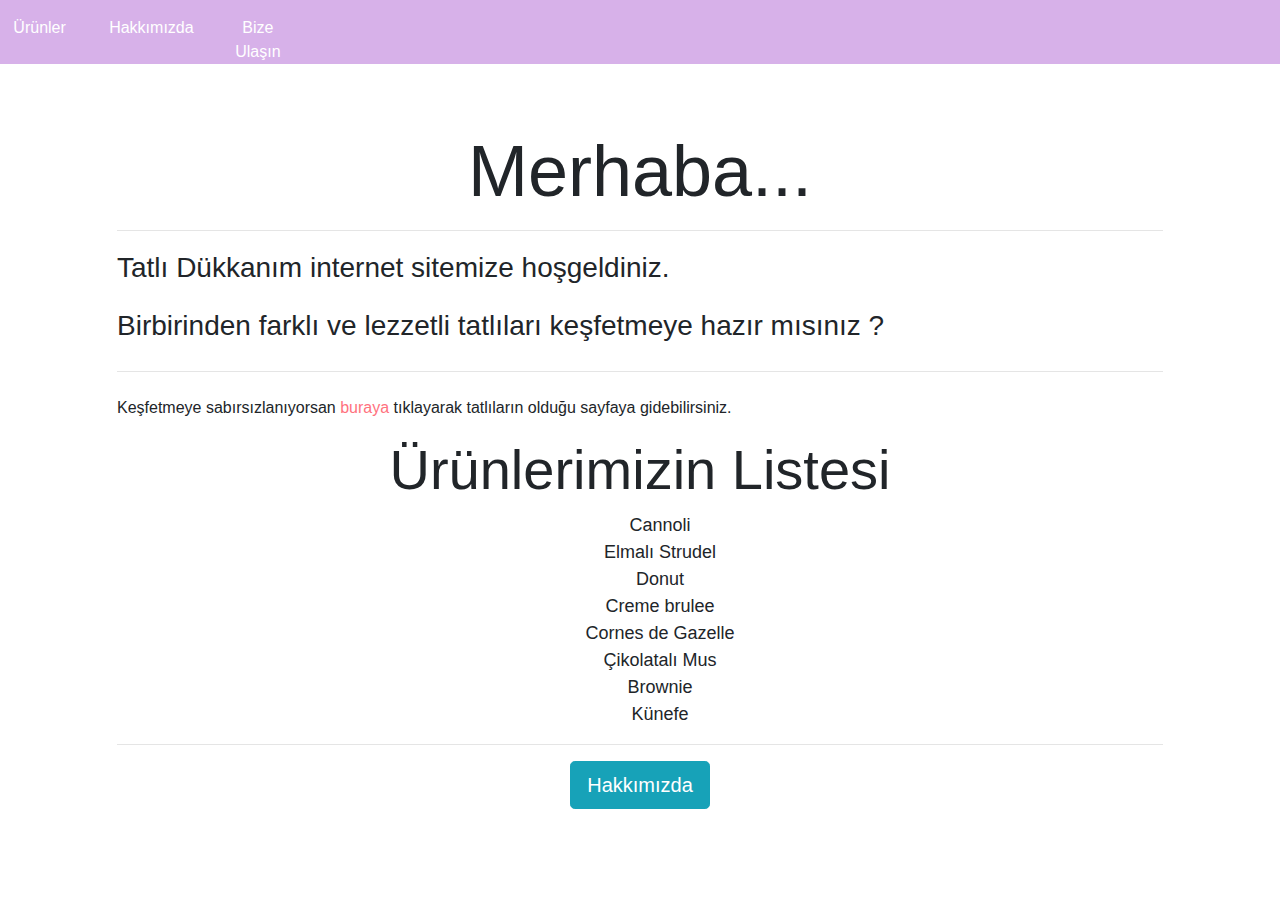
<file: index.html>
<!doctype html>
<html lang="tr">
  <head>
    <!-- Required meta tags -->
    <meta charset="utf-8">
    <meta name="viewport" content="width=device-width, initial-scale=1, shrink-to-fit=no">

    <!-- Bootstrap CSS -->
    <link rel="stylesheet" href="https://cdn.jsdelivr.net/npm/bootstrap@4.4.1/dist/css/bootstrap.min.css" integrity="sha384-Vkoo8x4CGsO3+Hhxv8T/Q5PaXtkKtu6ug5TOeNV6gBiFeWPGFN9MuhOf23Q9Ifjh" crossorigin="anonymous">
    <link rel="stylesheet" href="style.css">

    <title>Tatlı Dükkanım</title>
  </head>
  <body>
      <nav>
          <!--Nav Başlangıcı-->
          <div style="background-color:#d7b1e9 ;" class="row ">
              <div class="col-sm-1 mt-3 text-center  "><a class="textClear colorWhite" href="product.html">Ürünler</a></div>
              <div class="col-sm-1 mt-3 text-center "><a class="textClear colorWhite" href="about-us.html">Hakkımızda</a></div>
              <div class="col-sm-1 mt-3 text-center "><a class="textClear colorWhite" href="contact-us.html">Bize Ulaşın</a></div>
          </div>
      </nav>
      <!--Nav Bitişi-->
      <main>
          <!--Main Başlangıcı-->
          <div class="container">
              <!--Container Yapısı-->
            <div class="jumbotron backgroundWhite">  <!--Jumbotron Yapısı ve Özellikleri-->
                <h1 class="display-3 text-center">Merhaba...</h1>
                <hr>
                <p class="lead fs28">Tatlı Dükkanım internet sitemize hoşgeldiniz.</p>                
                <p class="lead fs28">Birbirinden farklı ve lezzetli tatlıları keşfetmeye hazır mısınız ?</p>
                <hr class="my-4">
                <p>Keşfetmeye sabırsızlanıyorsan <a style="color:#ff727e" href="product.html">buraya</a> tıklayarak tatlıların olduğu sayfaya gidebilirsiniz.</p> 
                <h2 class="display-4 text-center">Ürünlerimizin Listesi</h2>
                <!--Ürün Listesi-->
                     <ul class="text-center" style="list-style:none ;font-size: 18px;">
                         <li >Cannoli</li>
                         <li>Elmalı Strudel</li>
                         <li>Donut</li>
                         <li>Creme brulee</li>
                         <li>Cornes de Gazelle</li>
                         <li>Çikolatalı Mus</li>
                         <li>Brownie</li>
                         <li>Künefe</li>
                     </ul>
                     <hr>
                    <p  class="lead text-center"><a class="btn btn-info btn-lg text-center" href="about-us.html">Hakkımızda</a></p> 
            </div>
          </div>
         
      </main>
      <!--Main Bitişi-->
   

    <!-- Optional JavaScript -->
    <!-- jQuery first, then Popper.js, then Bootstrap JS -->
    <script src="https://code.jquery.com/jquery-3.4.1.slim.min.js" integrity="sha384-J6qa4849blE2+poT4WnyKhv5vZF5SrPo0iEjwBvKU7imGFAV0wwj1yYfoRSJoZ+n" crossorigin="anonymous"></script>
    <script src="https://cdn.jsdelivr.net/npm/popper.js@1.16.0/dist/umd/popper.min.js" integrity="sha384-Q6E9RHvbIyZFJoft+2mJbHaEWldlvI9IOYy5n3zV9zzTtmI3UksdQRVvoxMfooAo" crossorigin="anonymous"></script>
    <script src="https://cdn.jsdelivr.net/npm/bootstrap@4.4.1/dist/js/bootstrap.min.js" integrity="sha384-wfSDF2E50Y2D1uUdj0O3uMBJnjuUD4Ih7YwaYd1iqfktj0Uod8GCExl3Og8ifwB6" crossorigin="anonymous"></script>
  </body>
</html>
</file>
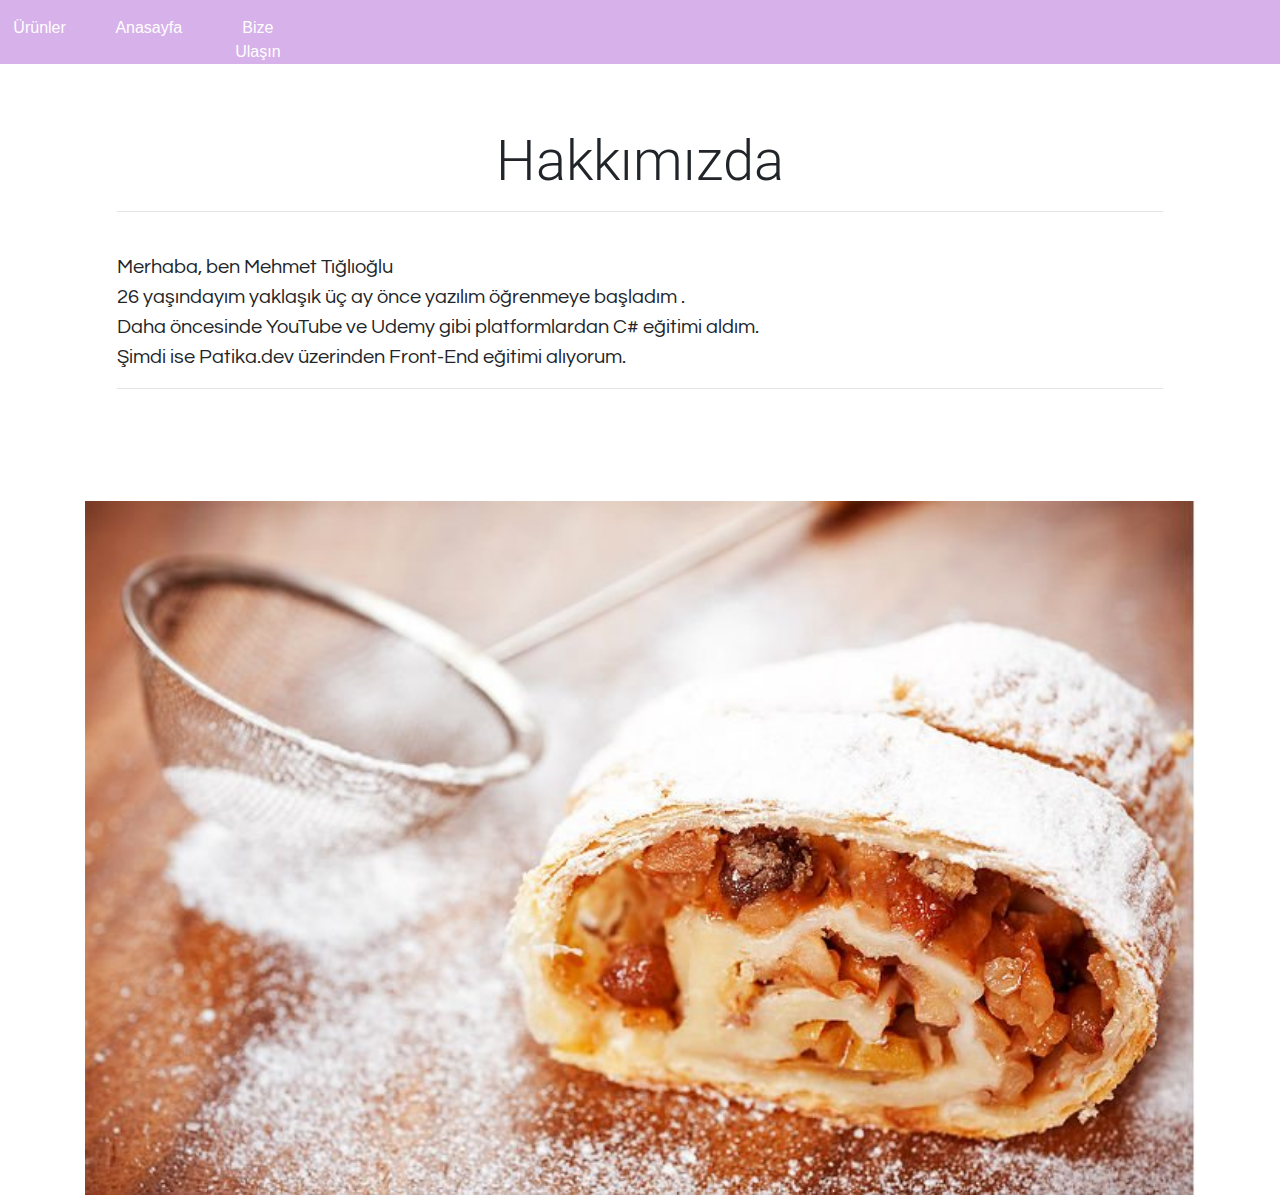
<file: about-us.html>
<!doctype html>
<html lang="en">
  <head>
    <!-- Required meta tags -->
    <meta charset="utf-8">
    <meta name="viewport" content="width=device-width, initial-scale=1, shrink-to-fit=no">

    <!-- Bootstrap CSS -->
    <link rel="stylesheet" href="https://cdn.jsdelivr.net/npm/bootstrap@4.4.1/dist/css/bootstrap.min.css" integrity="sha384-Vkoo8x4CGsO3+Hhxv8T/Q5PaXtkKtu6ug5TOeNV6gBiFeWPGFN9MuhOf23Q9Ifjh" crossorigin="anonymous">
    <link rel="stylesheet" href="style.css">
    <link rel="preconnect" href="https://fonts.googleapis.com">
<link rel="preconnect" href="https://fonts.gstatic.com" crossorigin>
<link href="https://fonts.googleapis.com/css2?family=Fira+Code&family=Koulen&family=Questrial&family=Roboto:wght@300&family=Ubuntu:wght@300&display=swap" rel="stylesheet">

    <title>Hello, world!</title>
  </head>
  <body>
    <nav>
        <div style="background-color:#d7b1e9 ;" class="row ">
            <div class="col-sm-1 mt-3 text-center "><a class="colorWhite" href="product.html">Ürünler</a></div>
            <div class="col-sm-1 mt-3 text-center "><a class="colorWhite" href="index.html">Anasayfa</a></div>
            <div class="col-sm-1 mt-3 text-center "><a class="colorWhite" href="contact-us.html">Bize Ulaşın</a></div>
        </div>
    </nav>
    <main>
      <div class="container">
        <div style="background-color:white ;" class="jumbotron backgroundWhite">
          <h1 class="display-4 text-center">Hakkımızda</h1>
          <hr>
          <br>
          <p style="font-family: questrial;" class="lead">
            Merhaba, ben Mehmet Tığlıoğlu <br>
            26 yaşındayım yaklaşık üç ay önce yazılım öğrenmeye başladım .<br>
            Daha öncesinde YouTube ve Udemy gibi platformlardan C# eğitimi aldım. <br>
            Şimdi ise Patika.dev üzerinden Front-End eğitimi alıyorum.
          </p>
          <hr>
        </div>
        <div id="carouselExampleSlidesOnly " class="carousel slide" data-ride="carousel" data-interval="2500">
          <div class="carousel-inner">
            <div class="carousel-item active">
              <img class="d-block w-100  " src="images/elmali-strudel.jpg" alt="First slide">
            </div>
            <div class="carousel-item">
              <img class="d-block w-100" src="images/donut.jpg" alt="Second slide">
            </div>
            <div class="carousel-item ">
              <img class="d-block w-100" src="images/cikolatali_mus.jpg" alt="Third slide">
            </div>
            <div class="carousel-item">
              <img class="d-block w-100" src="images/creme brulee.jpg" alt="Fourth Slide">
            </div>
          </div>
        </div>
      </div>
    </main>
    <!-- Optional JavaScript -->
    <!-- jQuery first, then Popper.js, then Bootstrap JS -->
    <script src="https://code.jquery.com/jquery-3.4.1.slim.min.js" integrity="sha384-J6qa4849blE2+poT4WnyKhv5vZF5SrPo0iEjwBvKU7imGFAV0wwj1yYfoRSJoZ+n" crossorigin="anonymous"></script>
    <script src="https://cdn.jsdelivr.net/npm/popper.js@1.16.0/dist/umd/popper.min.js" integrity="sha384-Q6E9RHvbIyZFJoft+2mJbHaEWldlvI9IOYy5n3zV9zzTtmI3UksdQRVvoxMfooAo" crossorigin="anonymous"></script>
    <script src="https://cdn.jsdelivr.net/npm/bootstrap@4.4.1/dist/js/bootstrap.min.js" integrity="sha384-wfSDF2E50Y2D1uUdj0O3uMBJnjuUD4Ih7YwaYd1iqfktj0Uod8GCExl3Og8ifwB6" crossorigin="anonymous"></script>
  </body>
</html>
</file>
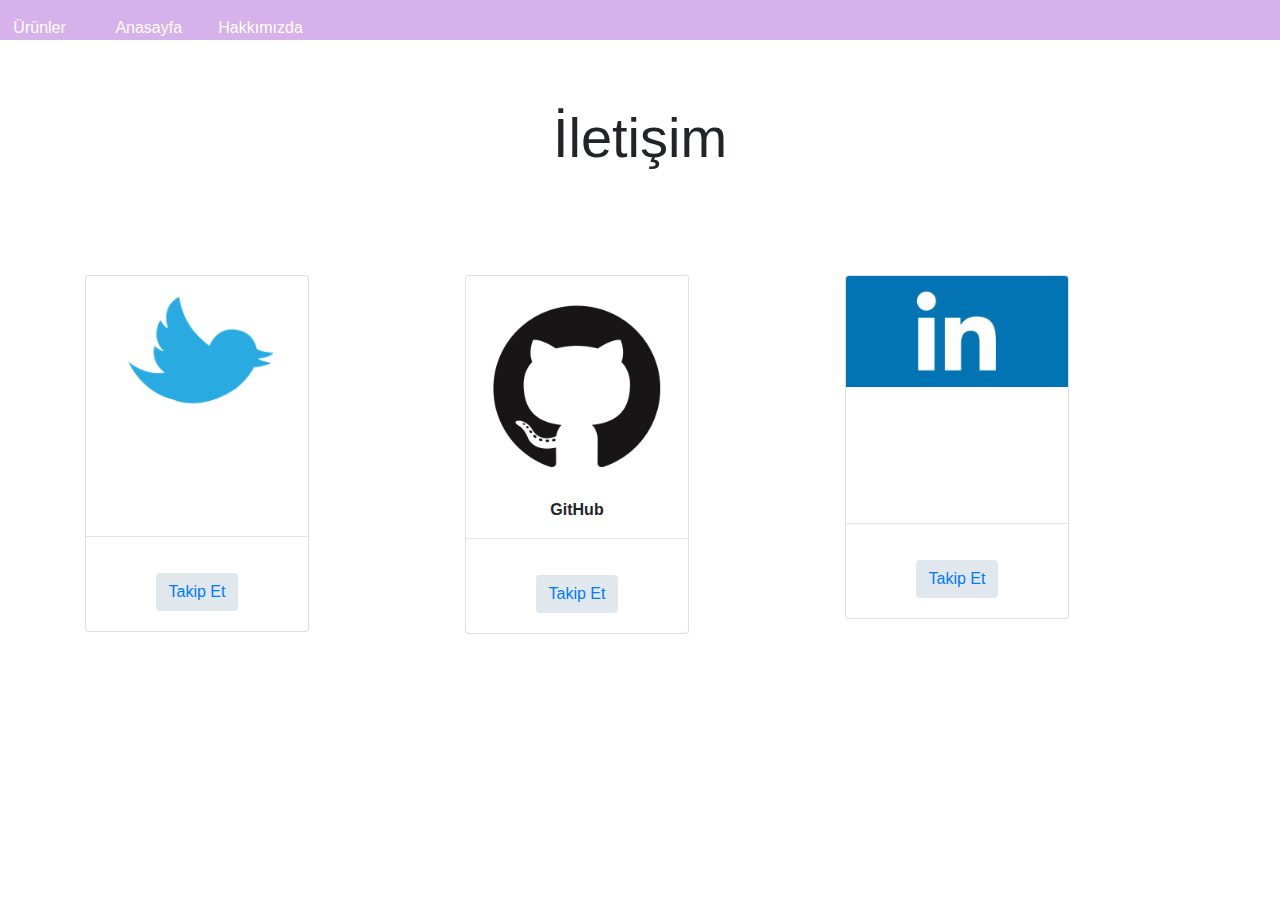
<file: contact-us.html>
<!doctype html>
<html lang="en">
  <head>
    <!-- Required meta tags -->
    <meta charset="utf-8">
    <meta name="viewport" content="width=device-width, initial-scale=1, shrink-to-fit=no">

    <!-- Bootstrap CSS -->
    <link rel="stylesheet" href="https://cdn.jsdelivr.net/npm/bootstrap@4.4.1/dist/css/bootstrap.min.css" integrity="sha384-Vkoo8x4CGsO3+Hhxv8T/Q5PaXtkKtu6ug5TOeNV6gBiFeWPGFN9MuhOf23Q9Ifjh" crossorigin="anonymous">
    <link rel="stylesheet" href="style.css">

    <title>Hello, world!</title>
    <style>
    nav{
        font-size:16px;
        font-family: Arial, Helvetica, sans-serif;
    }
    </style>
  </head>
  <body>
    <nav>
        <div style="background-color:#d7b1e9 ;" class="row ">
            <div class="col-sm-1 mt-3 text-center "><a class="colorWhite" href="product.html">Ürünler</a></div>
            <div class="col-sm-1 mt-3 text-center "><a class="colorWhite" href="index.html">Anasayfa</a></div>
            <div class="col-sm-1 mt-3 text-center "><a class="colorWhite" href="about-us.html">Hakkımızda</a></div>
        </div>
    </nav>
  <main>
    <div class="jumbotron jumbotron-fluid backgroundWhite">
      <div class="container">
        <h1 class="display-4 text-center">İletişim</h1>
      </div>
    </div>
    <div class="container">
      <div class="row">
        <div class="col-4">
          <div style="width:14rem ;" class="card">
            <img class="card-img-top w-100" src="images/tw.webp" alt="">
          <br>
          <br>
           <br>
           <br>
           <hr>
            <div class="card-body text-center">
              <div class="btn btnColor">
                <a target="_blank" href="https://twitter.com"> 
                  Takip Et
                </a>
              </div>
            </div>
          </div>
        </div>
        <div class="col-4">
          <div style="width:14rem ;" class="card">
            
          <img class="card-img-top w-100" src="images/github.png" alt="">
          <strong><div class="card-text text-center">GitHub</div></strong> 
          <hr>
          <div class="card-body text-center">
            <div class="btn btnColor">
              <a class="textClear" target="_blank" href="https://github.com/mehmettiglioglu">
                Takip Et
              </a> 
            </div>
          </div>
          </div>
        </div>
        <div class="col-4">
          <div style="width: 14rem;" class="card">
          <img src="images/Linkedin.jpg" alt="Linkedin Görseli" class="card-img-top w-100">
          <br><br><br><br><br>
          <hr>
          <div class="card-body text-center">
            <div class="btn btnColor">
              <a target="_blank" href="https://www.linkedin.com/in/mehmet-tığlıoğlu-32751620a/" class="textClear">
                Takip Et
              </a>
            </div>
          </div>
          </div>
        </div>
      </div>
    </div>
    
  </main>

    <!-- Optional JavaScript -->
    <!-- jQuery first, then Popper.js, then Bootstrap JS -->
    <script src="https://code.jquery.com/jquery-3.4.1.slim.min.js" integrity="sha384-J6qa4849blE2+poT4WnyKhv5vZF5SrPo0iEjwBvKU7imGFAV0wwj1yYfoRSJoZ+n" crossorigin="anonymous"></script>
    <script src="https://cdn.jsdelivr.net/npm/popper.js@1.16.0/dist/umd/popper.min.js" integrity="sha384-Q6E9RHvbIyZFJoft+2mJbHaEWldlvI9IOYy5n3zV9zzTtmI3UksdQRVvoxMfooAo" crossorigin="anonymous"></script>
    <script src="https://cdn.jsdelivr.net/npm/bootstrap@4.4.1/dist/js/bootstrap.min.js" integrity="sha384-wfSDF2E50Y2D1uUdj0O3uMBJnjuUD4Ih7YwaYd1iqfktj0Uod8GCExl3Og8ifwB6" crossorigin="anonymous"></script>
  </body>
</html>
</file>
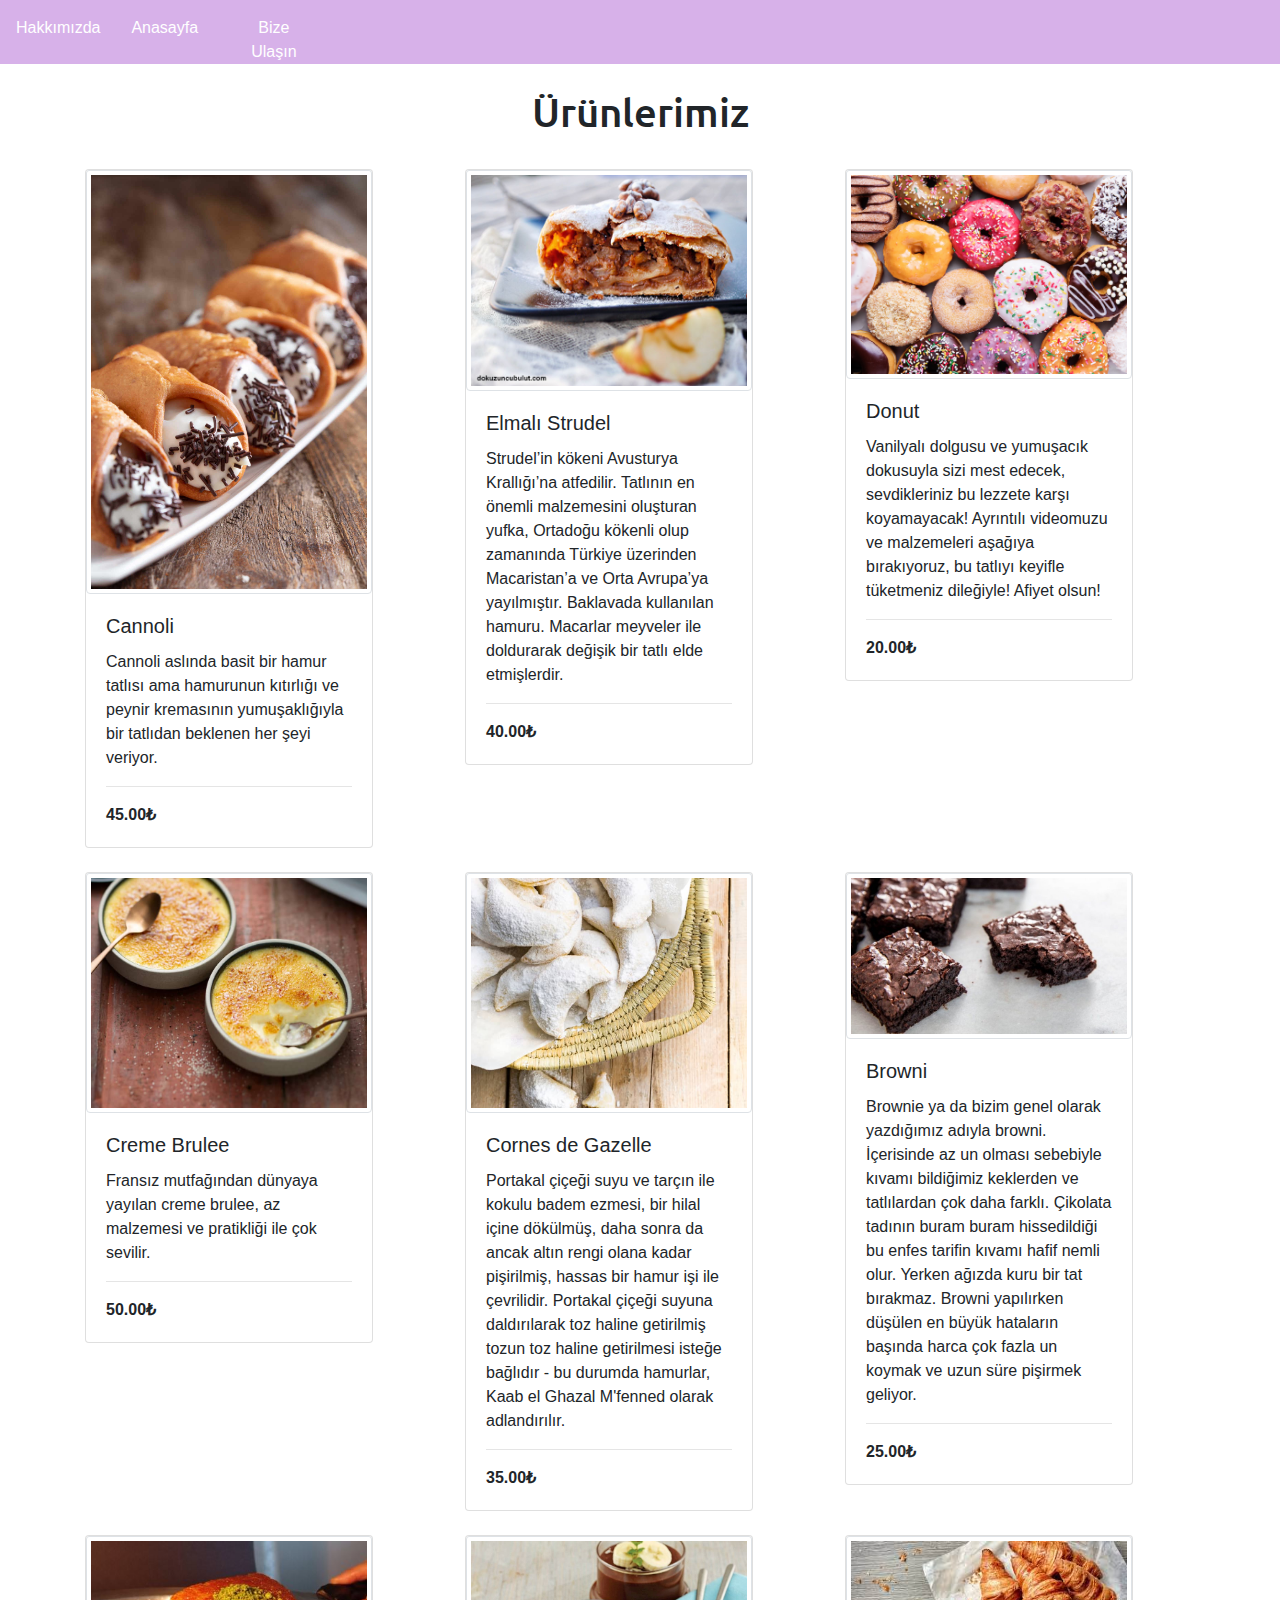
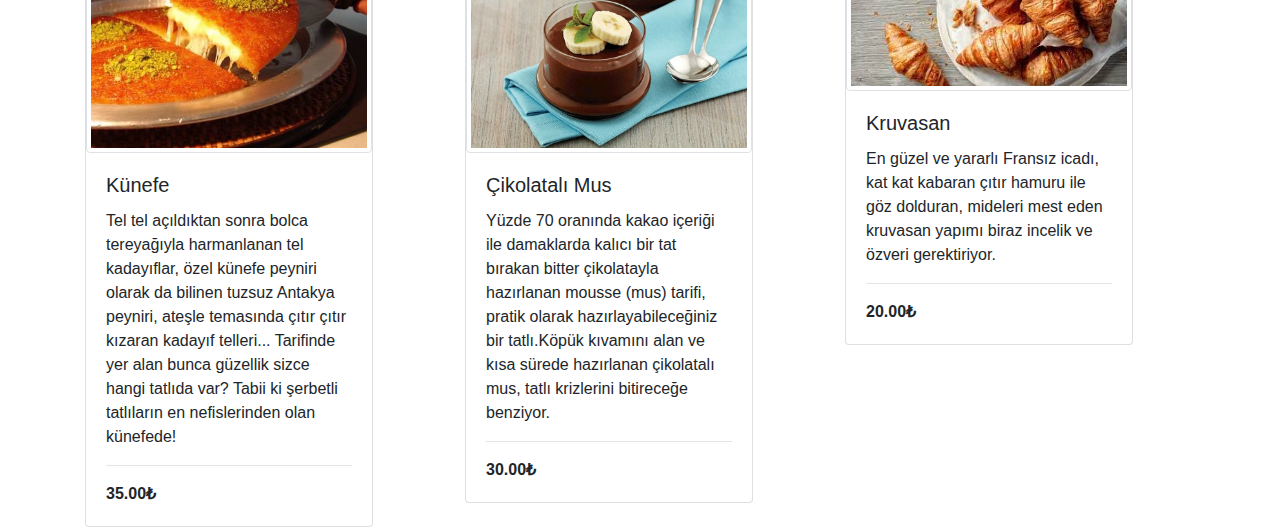
<file: product.html>
<!doctype html>
<html lang="en">
  <head>
    <!-- Required meta tags -->
    <meta charset="utf-8">
    <meta name="viewport" content="width=device-width, initial-scale=1, shrink-to-fit=no">

    <!-- Bootstrap CSS -->
    <link rel="stylesheet" href="https://cdn.jsdelivr.net/npm/bootstrap@4.4.1/dist/css/bootstrap.min.css" integrity="sha384-Vkoo8x4CGsO3+Hhxv8T/Q5PaXtkKtu6ug5TOeNV6gBiFeWPGFN9MuhOf23Q9Ifjh" crossorigin="anonymous">
    <link rel="stylesheet" href="style.css">
    <link rel="preconnect" href="https://fonts.googleapis.com">
<link rel="preconnect" href="https://fonts.gstatic.com" crossorigin>
<link href="https://fonts.googleapis.com/css2?family=Fira+Code&family=Koulen&family=Ubuntu:wght@300&display=swap" rel="stylesheet">

    <title>Ürünlerimiz</title>
  </head>
  <body>
    <nav>    <!--Nav Başlangıcı-->    
        <div style="background-color:#d7b1e9  ;" class="row ">
            <div class="col-sm-1 mt-3 text-center ml-3"><a class="colorWhite" href="about-us.html">Hakkımızda</a></div>
            <div class="col-sm-1 mt-3 text-center "><a class="colorWhite" href="index.html">Anasayfa</a></div>
            <div class="col-sm-1 mt-3 text-center "><a class="colorWhite" href="contact-us.html">Bize Ulaşın</a></div>
        </div>
    </nav>   <!--Nav Bitişi-->
 <main>
     <div class="container mt-4">
       <h1 style="font-family:ubuntu; padding-bottom: 25px;" class="text-center robotoFont">Ürünlerimiz</h1>
         <div class="row">
           <!--Birinci Ürün-->
             <div class="col-sm-1 col-md-1 col-lg-3 col-xl-4 ">
                  <div style="width: 18rem;" class="card">
                    <img class="card-img-top w-100 img-thumbnail" src="images/cannoli.jpg" alt="Cannoli Görsel">
                    <div class="card-body">
                      <h5 class="card-title" >Cannoli</h5>
                      <div class="card-text">
                        Cannoli aslında basit bir hamur tatlısı ama hamurunun kıtırlığı ve peynir kremasının yumuşaklığıyla bir tatlıdan beklenen her şeyi veriyor.
                      </div>
                      <hr>
                      <div class="card-text"><strong> 45.00₺</strong></div>
                    </div>
                  </div>
             </div> 
             <div class="col-sm-1 col-md-1 col-lg-3 col-xl-4">
               <!--İkinci Ürün-->
               <div style="width:18rem ;"class="card">
                <img class="card-img-top w-100 img-thumbnail" src="images/strudel.jpg" alt="Elmalı Strudel Görseli">
                <div class="card-body">
                  <h5 class="card-title">
                    Elmalı Strudel
                  </h5>
                  <div class="card-text">
                    Strudel’in kökeni Avusturya Krallığı’na atfedilir. Tatlının en önemli malzemesini oluşturan yufka, Ortadoğu kökenli olup zamanında Türkiye üzerinden Macaristan’a ve Orta Avrupa’ya yayılmıştır. Baklavada kullanılan hamuru. Macarlar meyveler ile doldurarak değişik bir tatlı elde etmişlerdir.
                  </div>
                  <hr>
                  <div class="card-text">
                    <strong>40.00₺</strong>
                  </div>
                </div>
              </div>              
             </div>
             <div class="col-sm-1 col-md-1 col-lg-3 col-xl-4">
               <!--Üçüncü Ürün-->
               <div style="width:18rem ;" class="card">
                
                  <img class="card-img-top w-100 img-thumbnail" src="images/donut.jpg" alt="Donut Görseli">
                  <div class="card-body">
                    <h5 class="card-title" >Donut</h5>
                    <div class="card-text">
                      Vanilyalı dolgusu ve yumuşacık dokusuyla sizi mest edecek, sevdikleriniz bu lezzete karşı koyamayacak! Ayrıntılı videomuzu ve malzemeleri aşağıya bırakıyoruz, bu tatlıyı keyifle tüketmeniz dileğiyle! Afiyet olsun!
                    </div>
                    <hr>
                  <div class="card-text">
                    <strong>20.00₺</strong>
                  </div>
                  </div>              
              </div>            
             </div>   
             
             <div class="col-sm-1 col-md-1 col-lg-3 col-xl-4">
               <br>
             <!--Dördüncü Ürün-->
             <div style="width: 18rem;" class="card">
               <img class="card-img-top w-100 img-thumbnail" src="images/creme brulee.jpg" alt="CremeBrulee Görseli">
               <div class="card-body">
                 <h5 class="card-title">Creme Brulee</h5>
                 <div class="card-text">
                  Fransız mutfağından dünyaya yayılan creme brulee, az malzemesi ve pratikliği ile çok sevilir.
                 </div>
                 <hr>
                 <div class="card-text">
                   <strong>50.00₺</strong>
                 </div>
               </div>
             </div>
             </div>    

               
             <div class="col-sm-1 col-md-1 col-lg-3 col-xl-4">
              <br>
               <!--Beşinci Ürün-->
               <div style="width:18rem ;" class="card">
              <img class="card-img-top w-100 img-thumbnail" src="images/CornesdeGazelle.jpg" alt="CornesdeGazelle Görseli">
              <div class="card-body">
                <h5 class="card-title"c>Cornes de Gazelle</h5>
                <div class="card-text">
                  Portakal çiçeği suyu ve tarçın ile kokulu badem ezmesi, bir hilal içine dökülmüş, daha sonra da ancak altın rengi olana kadar pişirilmiş, hassas bir hamur işi ile çevrilidir. Portakal çiçeği suyuna daldırılarak toz haline getirilmiş tozun toz haline getirilmesi isteğe bağlıdır - bu durumda hamurlar, Kaab el Ghazal M'fenned olarak adlandırılır.
                </div>
                <hr>
                <div class="card-text">
                  <strong>
                    35.00₺
                  </strong>
                </div>
              </div>
              </div>  
              </div>
            
              <!--Altıncı Ürün-->   
            <div class="col-sm-1 col-md-1 col-lg-3 col-xl-4">
              <br>            
              <div style="width:18rem ;" class="card">                         
                <img class="card-img-top w-100 img-thumbnail" src="images/browni.jpg" alt="Browni Görseli">
                <div class="card-body">
                  <h5 class="card-title">
                    Browni
                  </h5>
                  <div class="card-text">
                    Brownie ya da bizim genel olarak yazdığımız adıyla browni. İçerisinde az un olması sebebiyle kıvamı bildiğimiz keklerden ve tatlılardan çok daha farklı. Çikolata tadının buram buram hissedildiği bu enfes tarifin kıvamı hafif nemli olur. Yerken ağızda kuru bir tat bırakmaz. Browni yapılırken düşülen en büyük hataların başında harca çok fazla un koymak ve uzun süre pişirmek geliyor. 
                  </div>
                  <hr>
                  <div class="card-text">
                    <strong>
                      25.00₺
                    </strong>
                  </div>
                </div>
              </div>   
            </div>       
            <!--Yedinci Ürün-->
           <div class="col-sm-1 col-md-1 col-lg-3 col-xl-4">
             <br>
             <div style="width:18rem ;" class="card">             
                <img class="card-img-top w-100 img-thumbnail" src="images/kunefe.jpeg" alt="Künefe Görseli">
                <div class="card-body">
                <h5 class="card-title">Künefe</h5>
                <div class="card-text">
                  Tel tel açıldıktan sonra bolca tereyağıyla harmanlanan tel kadayıflar, özel künefe peyniri olarak da bilinen tuzsuz Antakya peyniri, ateşle temasında çıtır çıtır kızaran kadayıf telleri... Tarifinde yer alan bunca güzellik sizce hangi tatlıda var? Tabii ki şerbetli tatlıların en nefislerinden olan künefede!
                </div>
                <hr>
                <div class="card-text">
                  <strong>
                    35.00₺
                  </strong>
                </div>
            </div>
          </div>
       </div>
       <!--Sekinci Ürün-->
       <div class="col-sm-1 col-md-1 col-lg-3 col-xl-4">
         <br>
         <div style="width:18rem ;" class="card">
          <img src="images/cikolatali_mus.jpg" alt="Çikolatalı Mus Görseli" class="card-img-top w-100 img-thumbnail">
          <div class="card-body">
            <h5 class="card-title">Çikolatalı Mus</h5>
            <div class="card-text">
              Yüzde 70 oranında kakao içeriği ile damaklarda kalıcı bir tat bırakan bitter çikolatayla hazırlanan mousse (mus) tarifi, pratik olarak hazırlayabileceğiniz bir tatlı.Köpük kıvamını alan ve kısa sürede hazırlanan çikolatalı mus, tatlı krizlerini bitireceğe benziyor. 
            </div>
            <hr>
            <div class="card-text">
              <strong>
                30.00₺
              </strong>
            </div>
          </div>
         </div>
       </div>
       <!--Dokuzuncu Ürün-->
       <div class="col-sm-1 col-md-1 col-lg-3 col-xl-4">
         <br>
         <div style="width:18rem ;" class="card">
        <img src="images/kruvasan.jpg" alt="Kruvasan Görseli" class="card-img-top w-100 img-thumbnail">
        <div class="card-body">
          <h5 class="card-title">Kruvasan</h5>
           <div class="card-text">
            En güzel ve yararlı Fransız icadı, kat kat kabaran çıtır hamuru ile göz dolduran, mideleri mest eden kruvasan yapımı biraz incelik ve özveri gerektiriyor.
           </div>
           <hr>
           <div class="card-text">
           <strong>
             20.00₺
           </strong> 
           </div>
        </div>
       
        </div>
       </div>
         
     </div>
 </main>


    <!-- Optional JavaScript -->
    <!-- jQuery first, then Popper.js, then Bootstrap JS -->
    <script src="https://code.jquery.com/jquery-3.4.1.slim.min.js" integrity="sha384-J6qa4849blE2+poT4WnyKhv5vZF5SrPo0iEjwBvKU7imGFAV0wwj1yYfoRSJoZ+n" crossorigin="anonymous"></script>
    <script src="https://cdn.jsdelivr.net/npm/popper.js@1.16.0/dist/umd/popper.min.js" integrity="sha384-Q6E9RHvbIyZFJoft+2mJbHaEWldlvI9IOYy5n3zV9zzTtmI3UksdQRVvoxMfooAo" crossorigin="anonymous"></script>
    <script src="https://cdn.jsdelivr.net/npm/bootstrap@4.4.1/dist/js/bootstrap.min.js" integrity="sha384-wfSDF2E50Y2D1uUdj0O3uMBJnjuUD4Ih7YwaYd1iqfktj0Uod8GCExl3Og8ifwB6" crossorigin="anonymous"></script>
  </body>
</html>
</file>
<file: style.css>
nav{
    font-size: 16px;
    font-family:'Trebuchet MS', 'Lucida Sans Unicode', 'Lucida Grande', 'Lucida Sans', Arial, sans-serif
}
.colorWhite{
    color: white;
}
.textClear{
    text-decoration:none;
}
.backgroundWhite{
    background: white ;
   
}
.fs28{
    font-size: 28px;
}
.btnColor{
    background-color: #E1E8ED;
}
</file>
